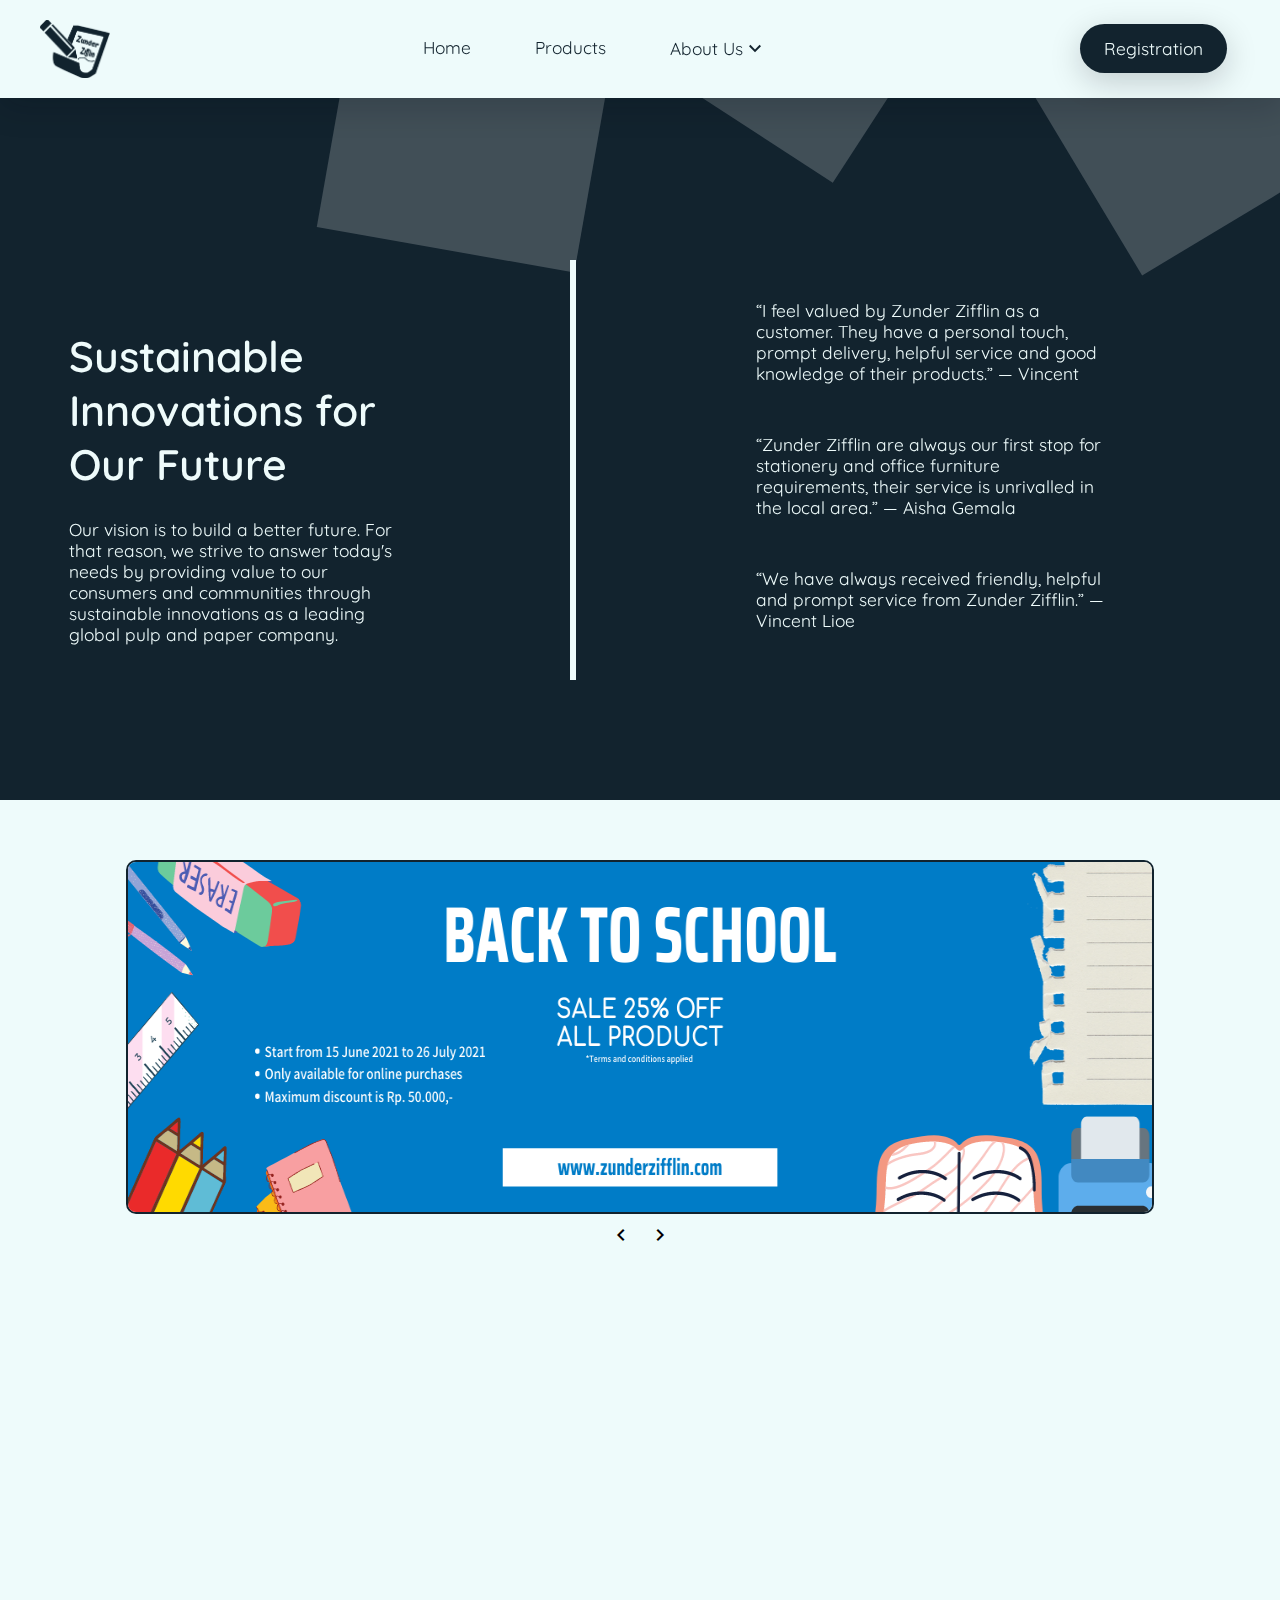
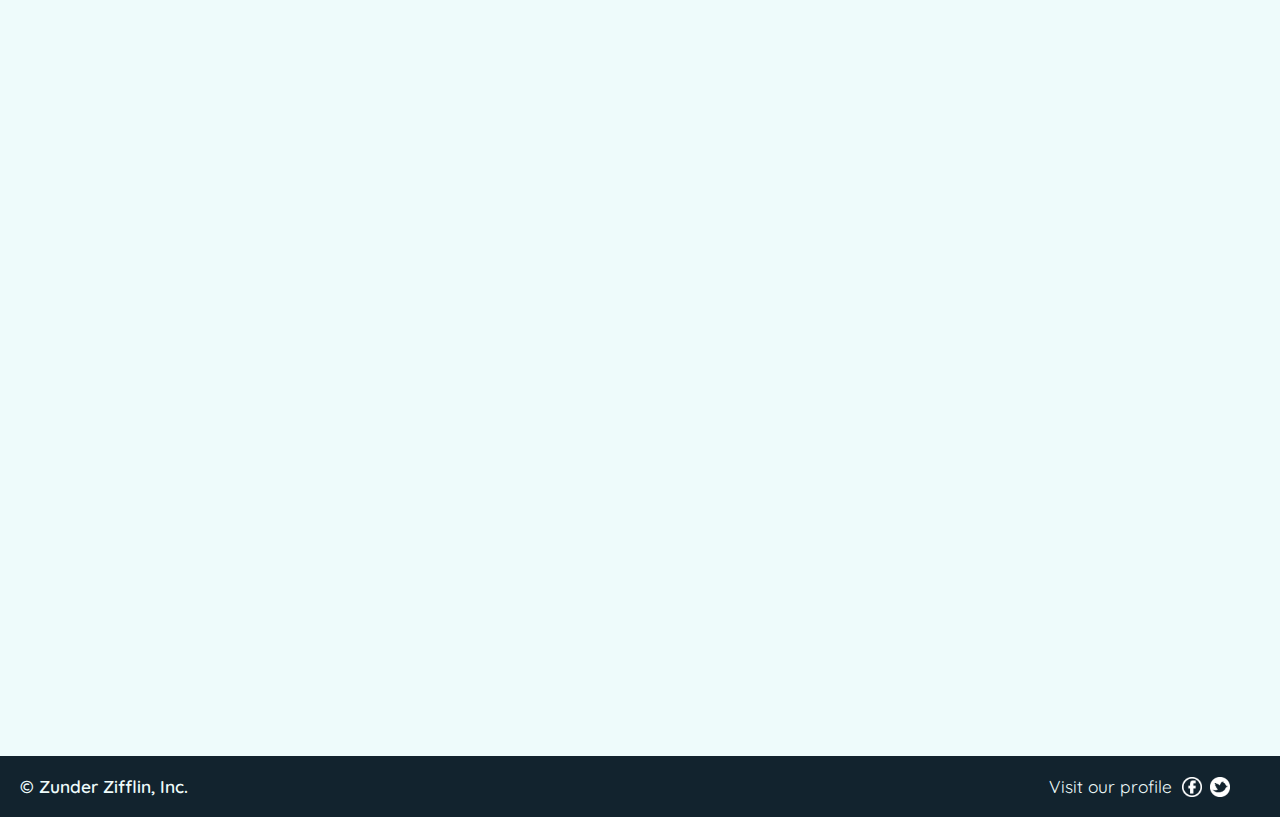
<file: index.html>
<!DOCTYPE html>
<html lang="en">

<head>
    <meta charset="UTF-8">
    <meta http-equiv="X-UA-Compatible" content="IE=edge">
    <meta name="viewport" content="width=device-width, initial-scale=1.0">
    <title>Zunder Zifflin</title>
    <link rel="icon" href="favicon.ico">
    <link rel="stylesheet" href="index.css">
    <link rel="stylesheet" href="https://fonts.googleapis.com/icon?family=Material+Icons">
    <!-- aos -->
    <link rel="stylesheet" href="https://unpkg.com/aos@2.3.1/dist/aos.css">
    <script src="https://unpkg.com/aos@2.3.1/dist/aos.js"></script>
    <!-- aos -->
    <script src="jquery-3.6.0.min.js"></script>
    <script src="index.js"></script>
</head>

<body>

    <div class="navbar">
        <div class="logo-img">
            <a href="index.html">
                <img src="logo.png" alt="logo img">
            </a>
        </div>

        <div class="navbar-container">
            <div class="nav-item"><a href="index.html">Home</a></div>
            <div class="nav-item"><a href="product.html">Products</a></div>
            <div class="nav-item dropdown"><a href="#dropdown">About Us<i
                            class="material-icons">keyboard_arrow_down</i></a>
                <div class="dropdown-menu">
                    <a href="contact.html">Contact Us</a>
                    <a href="profile.html">Company Profile</a>
                </div>
            </div>
        </div>

        <div class="regis-container">
            <div class="button-rounded regis-btn">
                Registration
            </div>
        </div>
        <!-- Responsive Navbar -->
        <div class="svg-button" onclick="toogleNavbar()">
            <svg viewBox="0 0 100 80" width="40" height="40" fill="#12232E">
                <rect width="100" height="10"></rect>
                <rect y="30" width="100" height="10"></rect>
                <rect y="60" width="100" height="10"></rect>
            </svg>
        </div>

        <div class="responsive-navbar">
            <div class="navbar-container">
                <div class="nav-item"><a href="index.html">Home</a></div>
                <div class="nav-item"><a href="product.html">Products</a></div>
                <div class="nav-item"><a href="contact.html">Contact Us</a></div>
                <div class="nav-item"><a href="profile.html">Company Profile</a></div>
                <div class="regis-container">
                    <div class="button-rounded regis-btn-responsive">
                        Registration
                    </div>
                </div>
            </div>
        </div>
        <!-- Responsive Navbar -->
    </div>

    <div class="intro">
        <div class="intro-text" data-aos="fade-right">
            <div class="left">
                <h1>Sustainable Innovations for Our Future</h1>
                <p>
                    Our vision is to build a better future. For that reason, we strive to answer today's needs by providing value to our consumers and communities through sustainable innovations as a leading global pulp and paper company.
                </p>
            </div>
            <div class="border-class"></div>
        </div>

        <div class="quotes-right" data-aos="fade-left">
            <div class="quotes-text">
                “I feel valued by Zunder Zifflin as a customer. They have a personal touch, prompt delivery, helpful service and good knowledge of their products.” — Vincent
            </div>
            <div class="quotes-text">
                “Zunder Zifflin are always our first stop for stationery and office furniture requirements, their service is unrivalled in the local area.” — Aisha Gemala
            </div>
            <div class="quotes-text">
                “We have always received friendly, helpful and prompt service from Zunder Zifflin.” — Vincent Lioe
            </div>
        </div>

    </div>


    <div class="slider-container">
        <div class="image-container">
            <img src="1.png" alt="">
            <img src="2.png" alt="">
        </div>
        <div class="buttonSlider">
            <button id="prev">
                <i class="material-icons">chevron_left</i>
            </button>
            <button id="next">
                <i class="material-icons">chevron_right</i>
            </button>
        </div>
    </div>

    <div class="content-1" data-aos="fade-up">

        <div class="content-title">
            Why Choose Us?
        </div>

        <div class="vertical-rectangle">
            <!-- Flip Box 1 -->
            <div class="flip-box" data-aos="flip-left">
                <div class="flip-box-inner">
                    <div class="flip-box-front">
                        <svg class="svg-icon" viewBox="0 0 20 20">
							<path d="M10.219,1.688c-4.471,0-8.094,3.623-8.094,8.094s3.623,8.094,8.094,8.094s8.094-3.623,8.094-8.094S14.689,1.688,10.219,1.688 M10.219,17.022c-3.994,0-7.242-3.247-7.242-7.241c0-3.994,3.248-7.242,7.242-7.242c3.994,0,7.241,3.248,7.241,7.242C17.46,13.775,14.213,17.022,10.219,17.022 M15.099,7.03c-0.167-0.167-0.438-0.167-0.604,0.002L9.062,12.48l-2.269-2.277c-0.166-0.167-0.437-0.167-0.603,0c-0.166,0.166-0.168,0.437-0.002,0.603l2.573,2.578c0.079,0.08,0.188,0.125,0.3,0.125s0.222-0.045,0.303-0.125l5.736-5.751C15.268,7.466,15.265,7.196,15.099,7.03"></path>
						</svg>
                        <p>High Quality Product</p>
                    </div>
                    <div class="flip-box-back">
                        <p style="margin-top: 130px">We always strive <br> to produce best product<br>for desired results</p>
                    </div>
                </div>
            </div>

            <!-- Flip Box 2 -->
            <div class="flip-box" data-aos="flip-right">
                <div class="flip-box-inner">
                    <div class="flip-box-front">
                        <svg class="svg-icon" viewBox="0 0 20 20">
                            <path fill="none" d="M5.229,6.531H4.362c-0.239,0-0.434,0.193-0.434,0.434c0,0.239,0.194,0.434,0.434,0.434h0.868c0.24,0,0.434-0.194,0.434-0.434C5.663,6.724,5.469,6.531,5.229,6.531 M10,6.531c-1.916,0-3.47,1.554-3.47,3.47c0,1.916,1.554,3.47,3.47,3.47c1.916,0,3.47-1.555,3.47-3.47C13.47,8.084,11.916,6.531,10,6.531 M11.4,11.447c-0.071,0.164-0.169,0.299-0.294,0.406c-0.124,0.109-0.27,0.191-0.437,0.248c-0.167,0.057-0.298,0.09-0.492,0.098v0.402h-0.35v-0.402c-0.21-0.004-0.352-0.039-0.527-0.1c-0.175-0.064-0.324-0.154-0.449-0.27c-0.124-0.115-0.221-0.258-0.288-0.428c-0.068-0.17-0.1-0.363-0.096-0.583h0.664c-0.004,0.259,0.052,0.464,0.169,0.613c0.116,0.15,0.259,0.229,0.527,0.236v-1.427c-0.159-0.043-0.268-0.095-0.425-0.156c-0.157-0.061-0.299-0.139-0.425-0.235C8.852,9.752,8.75,9.631,8.672,9.486C8.594,9.34,8.556,9.16,8.556,8.944c0-0.189,0.036-0.355,0.108-0.498c0.072-0.144,0.169-0.264,0.292-0.36c0.122-0.097,0.263-0.17,0.422-0.221c0.159-0.052,0.277-0.077,0.451-0.077V7.401h0.35v0.387c0.174,0,0.29,0.023,0.445,0.071c0.155,0.047,0.29,0.118,0.404,0.212c0.115,0.095,0.206,0.215,0.274,0.359c0.067,0.146,0.103,0.315,0.103,0.508H10.74c-0.007-0.201-0.06-0.354-0.154-0.46c-0.096-0.106-0.199-0.159-0.408-0.159v1.244c0.174,0.047,0.296,0.102,0.462,0.165c0.167,0.063,0.314,0.144,0.443,0.241c0.128,0.099,0.23,0.221,0.309,0.366c0.077,0.146,0.116,0.324,0.116,0.536C11.509,11.092,11.473,11.283,11.4,11.447 M18.675,4.795H1.326c-0.479,0-0.868,0.389-0.868,0.868v8.674c0,0.479,0.389,0.867,0.868,0.867h17.349c0.479,0,0.867-0.389,0.867-0.867V5.664C19.542,5.184,19.153,4.795,18.675,4.795M1.76,5.664c0.24,0,0.434,0.193,0.434,0.434C2.193,6.336,2,6.531,1.76,6.531S1.326,6.336,1.326,6.097C1.326,5.857,1.52,5.664,1.76,5.664 M1.76,14.338c-0.24,0-0.434-0.195-0.434-0.434c0-0.24,0.194-0.434,0.434-0.434s0.434,0.193,0.434,0.434C2.193,14.143,2,14.338,1.76,14.338 M18.241,14.338c-0.24,0-0.435-0.195-0.435-0.434c0-0.24,0.194-0.434,0.435-0.434c0.239,0,0.434,0.193,0.434,0.434C18.675,14.143,18.48,14.338,18.241,14.338 M18.675,12.682c-0.137-0.049-0.281-0.08-0.434-0.08c-0.719,0-1.302,0.584-1.302,1.303c0,0.152,0.031,0.297,0.08,0.434H2.981c0.048-0.137,0.08-0.281,0.08-0.434c0-0.719-0.583-1.303-1.301-1.303c-0.153,0-0.297,0.031-0.434,0.08V7.318c0.136,0.049,0.28,0.08,0.434,0.08c0.718,0,1.301-0.583,1.301-1.301c0-0.153-0.032-0.298-0.08-0.434H17.02c-0.049,0.136-0.08,0.28-0.08,0.434c0,0.718,0.583,1.301,1.302,1.301c0.152,0,0.297-0.031,0.434-0.08V12.682z M18.241,6.531c-0.24,0-0.435-0.194-0.435-0.434c0-0.24,0.194-0.434,0.435-0.434c0.239,0,0.434,0.193,0.434,0.434C18.675,6.336,18.48,6.531,18.241,6.531 M9.22,8.896c0,0.095,0.019,0.175,0.058,0.242c0.039,0.066,0.088,0.124,0.148,0.171c0.061,0.047,0.13,0.086,0.21,0.115c0.079,0.028,0.11,0.055,0.192,0.073V8.319c-0.21,0-0.322,0.044-0.437,0.132C9.277,8.54,9.22,8.688,9.22,8.896 M15.639,12.602h-0.868c-0.239,0-0.434,0.195-0.434,0.434c0,0.24,0.194,0.436,0.434,0.436h0.868c0.24,0,0.434-0.195,0.434-0.436C16.072,12.797,15.879,12.602,15.639,12.602 M10.621,10.5c-0.068-0.052-0.145-0.093-0.23-0.124c-0.086-0.031-0.123-0.06-0.212-0.082v1.374c0.209-0.016,0.332-0.076,0.465-0.186c0.134-0.107,0.201-0.281,0.201-0.516c0-0.11-0.02-0.202-0.062-0.277C10.743,10.615,10.688,10.551,10.621,10.5"></path>
                        </svg>
                        <p>Affordable Price</p>
                    </div>
                    <div class="flip-box-back">
                        <p style="margin-top: 130px">We always put<br>the jaw-dropping price<br>at our store</p>
                    </div>
                </div>
            </div>

            <!-- Flip Box 3 -->
            <div class="flip-box" data-aos="flip-right">
                <div class="flip-box-inner">
                    <div class="flip-box-front">
                        <svg class="svg-icon" viewBox="0 0 20 20">
							<path fill="none" d="M16.85,7.275l-3.967-0.577l-1.773-3.593c-0.208-0.423-0.639-0.69-1.11-0.69s-0.902,0.267-1.11,0.69L7.116,6.699L3.148,7.275c-0.466,0.068-0.854,0.394-1,0.842c-0.145,0.448-0.023,0.941,0.314,1.27l2.871,2.799l-0.677,3.951c-0.08,0.464,0.112,0.934,0.493,1.211c0.217,0.156,0.472,0.236,0.728,0.236c0.197,0,0.396-0.048,0.577-0.143l3.547-1.864l3.548,1.864c0.18,0.095,0.381,0.143,0.576,0.143c0.256,0,0.512-0.08,0.729-0.236c0.381-0.277,0.572-0.747,0.492-1.211l-0.678-3.951l2.871-2.799c0.338-0.329,0.459-0.821,0.314-1.27C17.705,7.669,17.316,7.343,16.85,7.275z M13.336,11.754l0.787,4.591l-4.124-2.167l-4.124,2.167l0.788-4.591L3.326,8.5l4.612-0.67l2.062-4.177l2.062,4.177l4.613,0.67L13.336,11.754z"></path>
						</svg>
                        <p>Best Stationary Award<br>2021</p>
                    </div>
                    <div class="flip-box-back">
                        <p style="margin-top: 130px">Treat yourself better<br> with our award-winning<br>product</p>
                    </div>
                </div>
            </div>
        </div>

    </div>

    <div class="content-2">
        <div class="left" data-aos="fade-right">
            <h1>Our Product</h1>
            <p>Our fiber technology and manufacturing innovation allow us to produce every exceptional product for every need, from bleached hardwood paper pulp to a full range of paper, tissue, packaging, and stationery. Click the button below to discover
                all of our products.</p>
            <div class="button-rounded see-product">
                See Our Product
            </div>
        </div>

        <div class="right" data-aos="fade-left">
            <img src="HomeProduct.jpg" alt="">
        </div>

    </div>


    <div class="footer">
        <div class="foot-copyright">
            &copy; Zunder Zifflin, Inc.
        </div>
        <div class="foot-contact">
            <div class="foot-text">
                Visit our profile
            </div>
            <div class="foot-logo">
                <div class="facebook">
                    <a href="https://www.facebook.com">
                        <img src="facebook.png" alt="">
                    </a>
                </div>
                <div class="twitter">
                    <a href="https://www.twitter.com">
                        <img src="twitter.png" alt="">
                    </a>
                </div>
            </div>
        </div>
    </div>

</body>

</html>
</file>
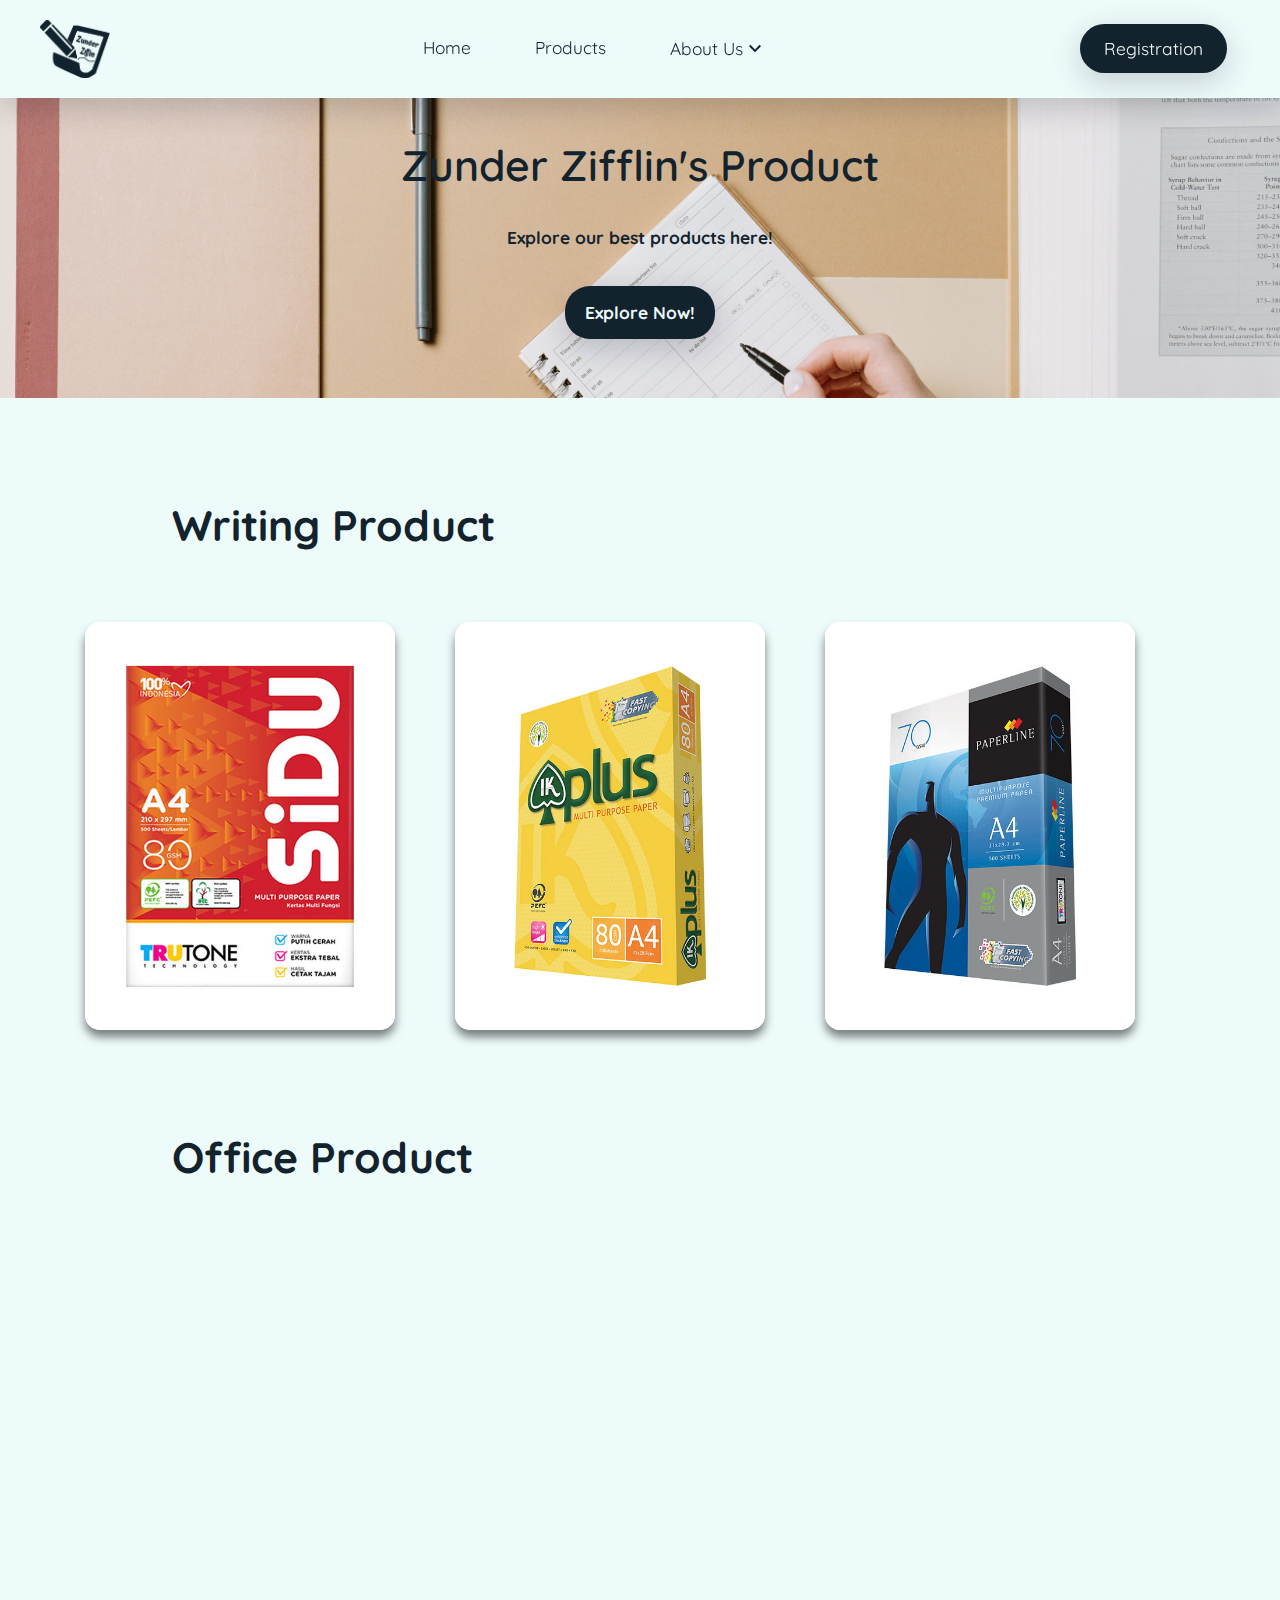
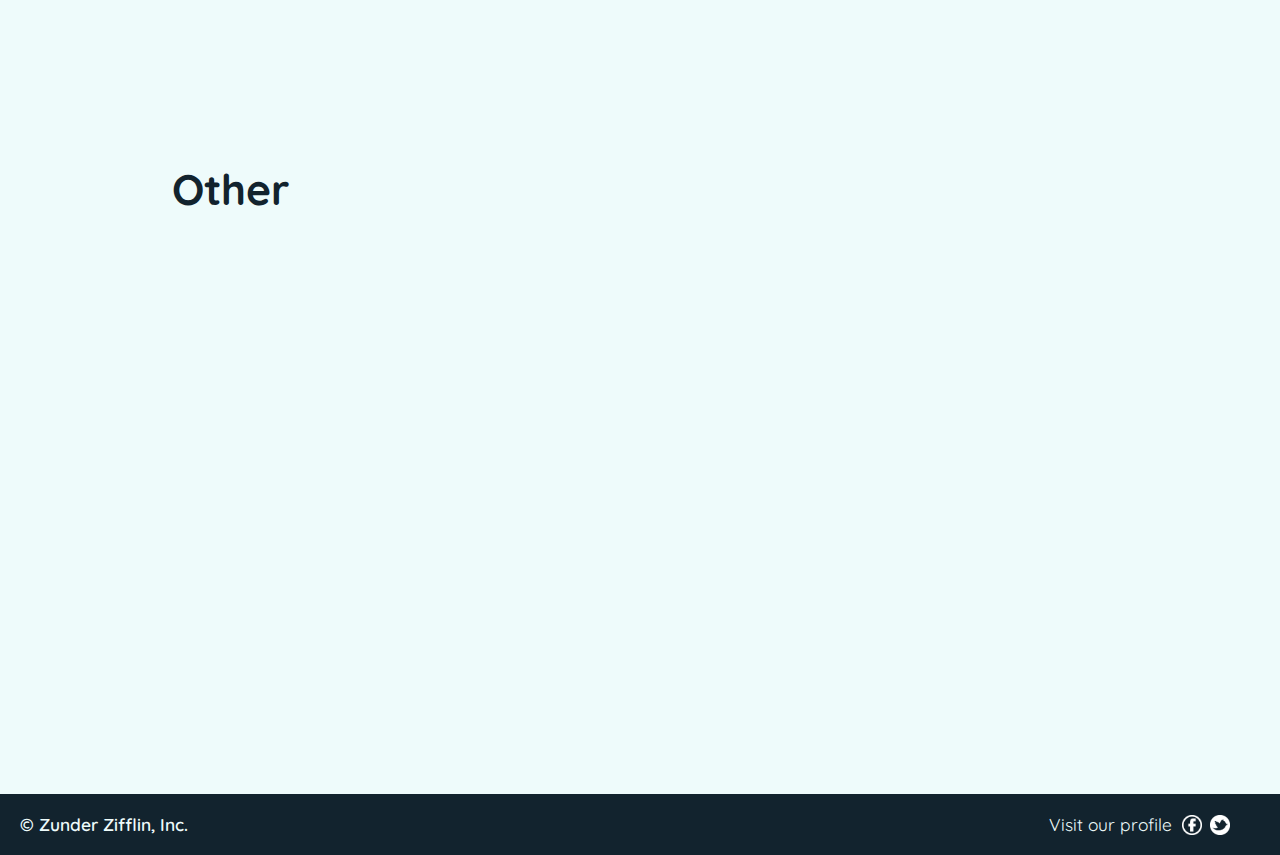
<file: product.html>
<!DOCTYPE html>
<html lang="en">

<head>
    <meta charset="UTF-8">
    <meta http-equiv="X-UA-Compatible" content="IE=edge">
    <meta name="viewport" content="width=device-width, initial-scale=1.0">
    <title>Zunder Zifflin</title>
    <link rel="icon" href="favicon.ico">
    <link rel="stylesheet" href="index.css">
    <link rel="stylesheet" href="https://fonts.googleapis.com/icon?family=Material+Icons">
    <link rel="stylesheet" href="product.css">
    <!-- aos -->
    <link rel="stylesheet" href="https://unpkg.com/aos@2.3.1/dist/aos.css">
    <script src="https://unpkg.com/aos@2.3.1/dist/aos.js"></script>
    <!-- aos -->
    <script src="jquery-3.6.0.min.js"></script>
    <script src="index.js"></script>
    <script src="product.js"></script>
</head>

<body>

    <div class="navbar">
        <div class="logo-img">
            <a href="index.html">
                <img src="logo.png" alt="logo img">
            </a>
        </div>

        <div class="navbar-container">
            <div class="nav-item"><a href="index.html">Home</a></div>
            <div class="nav-item"><a href="product.html">Products</a></div>
            <div class="nav-item dropdown"><a href="#dropdown">About Us<i
                            class="material-icons">keyboard_arrow_down</i></a>
                <div class="dropdown-menu">
                    <a href="contact.html">Contact Us</a>
                    <a href="profile.html">Company Profile</a>
                </div>
            </div>
        </div>

        <div class="regis-container">
            <div class="button-rounded regis-btn">
                Registration
            </div>
        </div>

        <!-- Responsive Navbar -->
        <div class="svg-button" onclick="toogleNavbar()">
            <svg viewBox="0 0 100 80" width="40" height="40" fill="#12232E">
                <rect width="100" height="10"></rect>
                <rect y="30" width="100" height="10"></rect>
                <rect y="60" width="100" height="10"></rect>
            </svg>
        </div>

        <div class="responsive-navbar">
            <div class="navbar-container">
                <div class="nav-item"><a href="index.html">Home</a></div>
                <div class="nav-item"><a href="product.html">Products</a></div>
                <div class="nav-item"><a href="contact.html">Contact Us</a></div>
                <div class="nav-item"><a href="profile.html">Company Profile</a></div>
                <div class="regis-container">
                    <div class="button-rounded regis-btn-responsive">
                        Registration
                    </div>
                </div>
            </div>
        </div>
        <!-- Responsive Navbar -->


    </div>

    <div class="content">
        <div class="product-banner">
            <div class="banner-container">
                <h2>Zunder Zifflin's Product</h2>
                <p>Explore our best products here!</p>
                <div class="button-rounded explore">
                    Explore Now!
                </div>
            </div>
        </div>

        <div class="product-container">
            <!-- Writing Product Row -->
            <h3 class="product-category">Writing Product</h3>
            <div class="product-row" data-aos="fade-up">
                <div class="product-item">
                    <img src="writing1.jpg" alt="">
                    <div class="product-item-desc">
                        <h3>ZunderZifflin Photocopy Paper</h3>
                        <div class="hide">
                            <p>Photocopy paper is a multipurpose paper that can supply the needs of offices and institutions. With its high quality, ZunderZifflin photocopy paper is created for high-speed copiers to produce the best printing result.</p>
                            <span>
                                <p><i class="material-icons">attach_money</i> Rp.40.000,-</p>
                                <p><i class="material-icons">grade</i> 5</p>
                            </span>
                        </div>
                    </div>
                </div>

                <div class="product-item">
                    <img src="writing2.jpg" alt="">
                    <div class="product-item-desc">
                        <h3>ZunderZifflin Plus</h3>
                        <div class="hide">
                            <p>Paper for High Quality Printing Needs with bright appearance, high opacity for double side printing, and high thickness and also smoothness for trouble free running on copy machines</p>
                            <span>
                                <p><i class="material-icons">attach_money</i> Rp.30.000,-</p>
                                <p><i class="material-icons">grade</i> 4.7</p>
                            </span>
                        </div>
                    </div>
                </div>

                <div class="product-item">
                    <img src="writing3.jpg" alt="">
                    <div class="product-item-desc">
                        <h3>ZunderZifflin Global</h3>
                        <div class="hide">
                            <p>MultiPurpose Copy Paper For All Needs with Optimized thickness & Smoothness for all printing jobs, and Trouble free performance on copy machines</p>
                            <span>
                                <p><i class="material-icons">attach_money</i> Rp.43.000,-</p>
                                <p><i class="material-icons">grade</i> 4.6</p>
                            </span>
                        </div>
                    </div>
                </div>
            </div>

            <!-- Writing Product Row -->
            <h3 class="product-category">Office Product</h3>
            <div class="product-row" data-aos="fade-up">
                <div class="product-item">
                    <img src="office1.jpg" alt="">
                    <div class="product-item-desc">
                        <h3>ZunderZifflin Stickii</h3>
                        <div class="hide">
                            <p>Stickiii Notes is a paper with adhesive so that it can be attached to media with dry surfaces around you.</p>
                            <span>
                                <p><i class="material-icons">attach_money</i> Rp.13.500,-</p>
                                <p><i class="material-icons">grade</i> 4.9</p>
                            </span>
                        </div>
                    </div>
                </div>

                <div class="product-item">
                    <img src="office2.jpg" alt="">
                    <div class="product-item-desc">
                        <h3>ZunderZifflin Writing Pad</h3>
                        <div class="hide">
                            <p>A5 Size writing pad with thick, glowing, and perfect smoothness paper</p>
                            <span>
                                <p><i class="material-icons">attach_money</i> Rp.21.000,-</p>
                                <p><i class="material-icons">grade</i> 4.1</p>
                            </span>
                        </div>
                    </div>
                </div>

                <div class="product-item">
                    <img src="office3.jpg" alt="">
                    <div class="product-item-desc">
                        <h3>ZunderZifflin Envelope</h3>
                        <div class="hide">
                            <p>Envelope for all purposes, anti-transparent paper, and also include adhesive to seal</p>
                            <span>
                                <p><i class="material-icons">attach_money</i> Rp.31.000,-</p>
                                <p><i class="material-icons">grade</i> 4.4</p>
                            </span>
                        </div>
                    </div>
                </div>
            </div>

            <!-- Other Product Row-->
            <h3 class="product-category">Other</h3>
            <div class="product-row" data-aos="fade-up">
                <div class="product-item">
                    <img src="other1.jpg" alt="">
                    <div class="product-item-desc">
                        <h3>ZunderZifflin Hachiro etc</h3>
                        <div class="hide">
                            <p>Designed paper with many kinds of color perfectly used for brochure etc.</p>
                            <span>
                                <p><i class="material-icons">attach_money</i> Rp.28.000,-</p>
                                <p><i class="material-icons">grade</i> 4.6</p>
                            </span>
                        </div>
                    </div>
                </div>

                <div class="product-item">
                    <img src="other2.jpg" alt="">
                    <div class="product-item-desc">
                        <h3>ZunderZifflin Continuous Form</h3>
                        <div class="hide">
                            <p>Affordable continuous form with high quality paper. Satisfaction guaranteed.</p>
                            <span>
                                <p><i class="material-icons">attach_money</i> Rp.63.000,-</p>
                                <p><i class="material-icons">grade</i> 3.9</p>
                            </span>
                        </div>
                    </div>
                </div>

                <div class="product-item">
                    <img src="other3.jpg" alt="">
                    <div class="product-item-desc">
                        <h3>ZunderZifflin Stationery</h3>
                        <div class="hide">
                            <p>ZunderZifflin stationary products are a complete range of office and stationery supplies created with the highest quality paper for every needs. ZunderZifflin Is the test choice for your line Of professionalism.</p>
                            <span>
                                <p><i class="material-icons">attach_money</i> Rp.40.000,-</p>
                                <p><i class="material-icons">grade</i> 5</p>
                            </span>
                        </div>
                    </div>
                </div>
            </div>

        </div>

    </div>


    <div class="footer">
        <div class="foot-copyright">
            &copy; Zunder Zifflin, Inc.
        </div>
        <div class="foot-contact">
            <div class="foot-text">
                Visit our profile
            </div>
            <div class="foot-logo">
                <div class="facebook">
                    <a href="https://www.facebook.com">
                        <img src="facebook.png" alt="">
                    </a>
                </div>
                <div class="twitter">
                    <a href="https://www.twitter.com">
                        <img src="twitter.png" alt="">
                    </a>
                </div>
            </div>
        </div>
    </div>

</body>

</html>
</file>
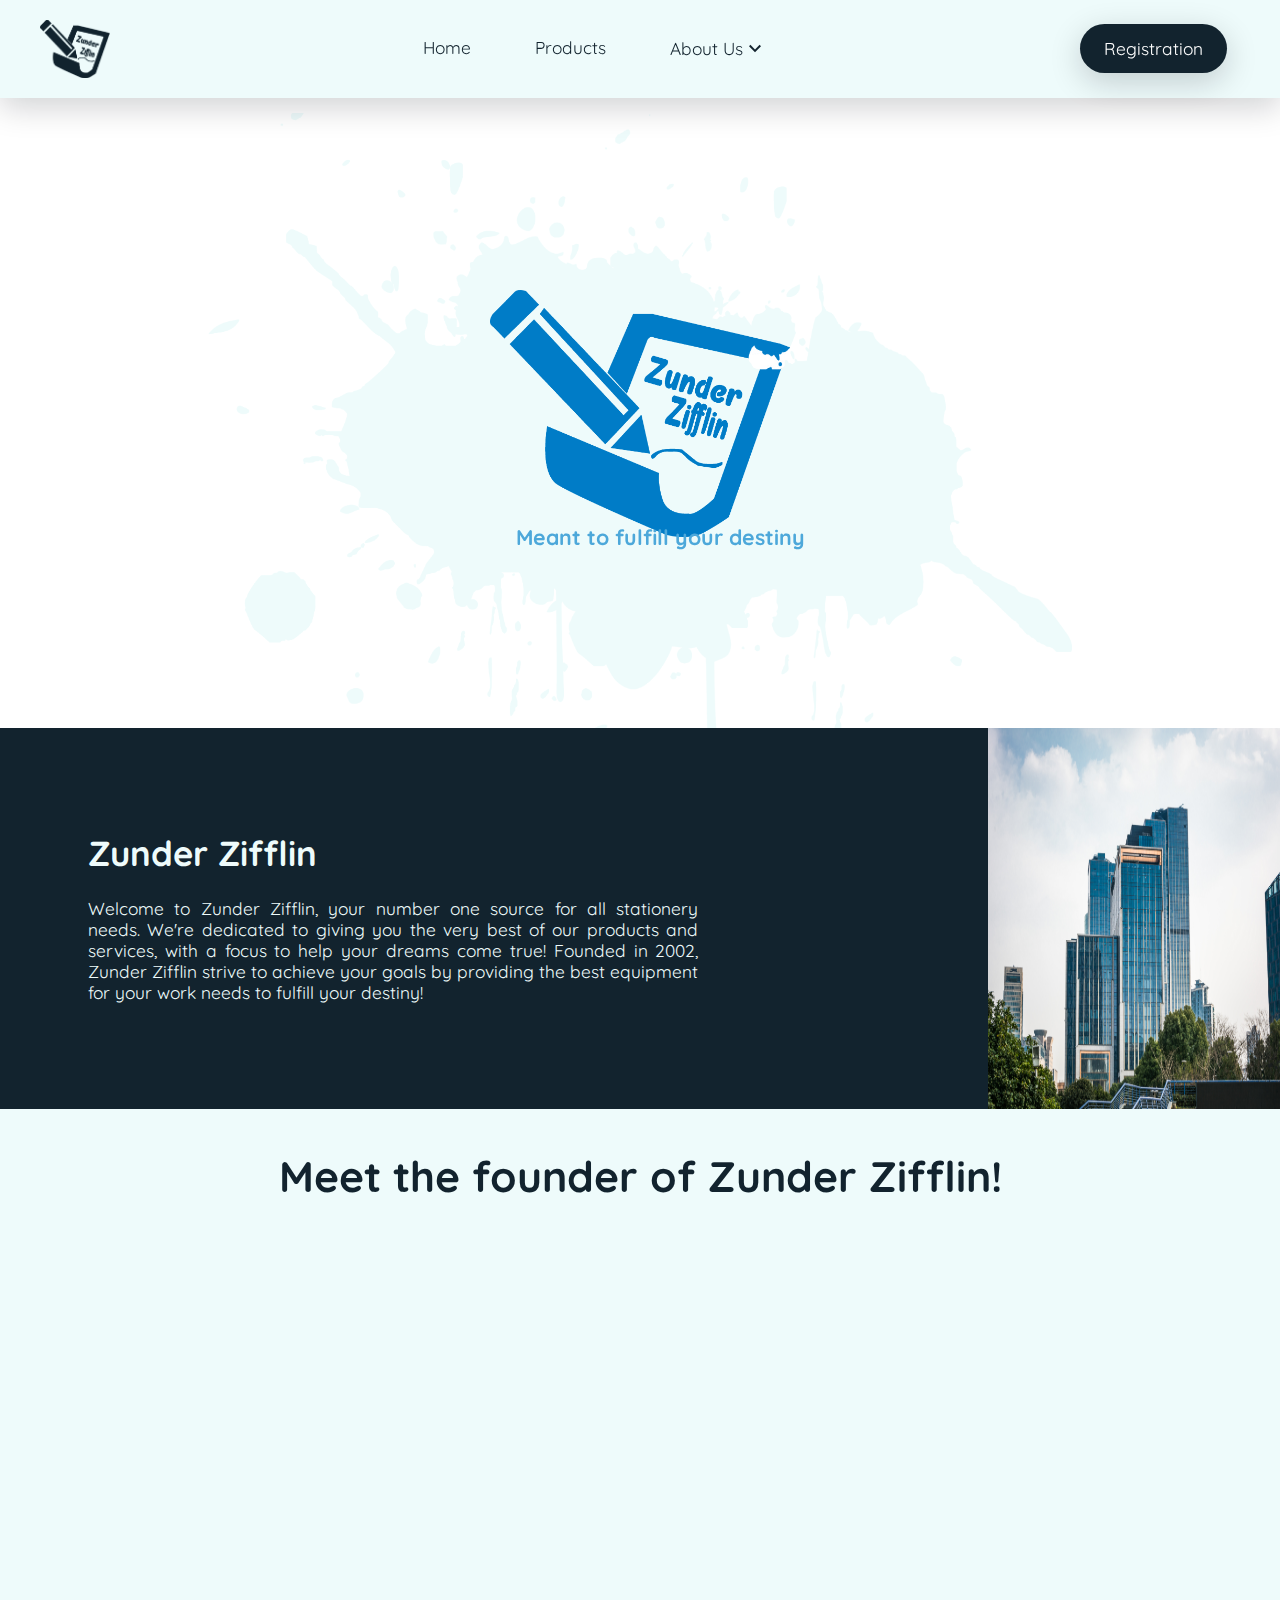
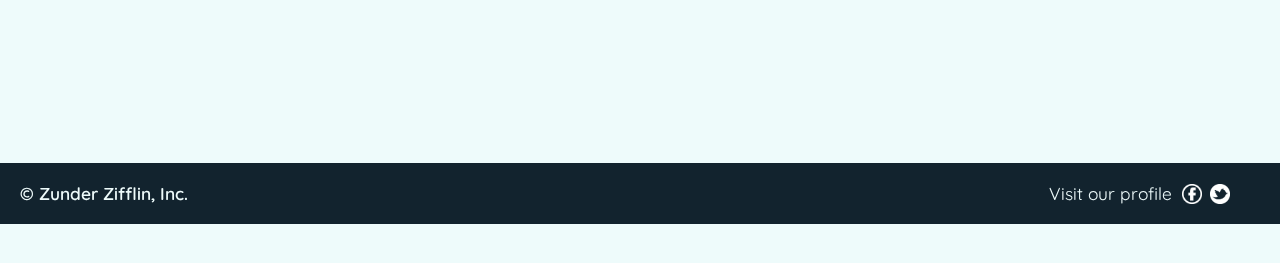
<file: profile.html>
<!DOCTYPE html>
<html lang="en">

<head>
    <meta charset="UTF-8">
    <meta http-equiv="X-UA-Compatible" content="IE=edge">
    <meta name="viewport" content="width=device-width, initial-scale=1.0">
    <title>Zunder Zifflin</title>
    <link rel="icon" href="favicon.ico">
    <link rel="stylesheet" href="profile.css">
    <link rel="stylesheet" href="https://fonts.googleapis.com/icon?family=Material+Icons">
    <!-- aos -->
    <link rel="stylesheet" href="https://unpkg.com/aos@2.3.1/dist/aos.css">
    <script src="https://unpkg.com/aos@2.3.1/dist/aos.js"></script>
    <!-- aos -->
    <script src="jquery-3.6.0.min.js"></script>
    <script src="profile.js"></script>
    <script src="index.js"></script>
</head>

<body>
    <div class="navbar">
        <div class="logo-img">
            <a href="index.html">
                <img src="logo.png" alt="logo img">
            </a>
        </div>

        <div class="navbar-container">
            <div class="nav-item"><a href="index.html">Home</a></div>
            <div class="nav-item"><a href="product.html">Products</a></div>
            <div class="nav-item dropdown"><a href="#dropdown">About Us<i
                            class="material-icons">keyboard_arrow_down</i></a>
                <div class="dropdown-menu">
                    <a href="contact.html">Contact Us</a>
                    <a href="profile.html">Company Profile</a>
                </div>
            </div>
        </div>

        <div class="regis-container">
            <div class="button-rounded regis-btn">
                Registration
            </div>
        </div>

        <!-- Responsive Navbar -->
        <div class="svg-button" onclick="toogleNavbar()">
            <svg viewBox="0 0 100 80" width="40" height="40" fill="#12232E">
                <rect width="100" height="10"></rect>
                <rect y="30" width="100" height="10"></rect>
                <rect y="60" width="100" height="10"></rect>
            </svg>
        </div>

        <div class="responsive-navbar">
            <div class="navbar-container">
                <div class="nav-item"><a href="index.html">Home</a></div>
                <div class="nav-item"><a href="product.html">Products</a></div>
                <div class="nav-item"><a href="contact.html">Contact Us</a></div>
                <div class="nav-item"><a href="profile.html">Company Profile</a></div>
                <div class="regis-container">
                    <div class="button-rounded regis-btn-responsive">
                        Registration
                    </div>
                </div>
            </div>
        </div>
        <!-- Responsive Navbar -->

    </div>


    <div class="logo-philosofy">
        <div class="tagline">
            Meant to fulfill your destiny
        </div>
    </div>


    <div class="overview">
        <div class="o-left" data-aos="fade-right">
            <h1>Zunder Zifflin</h1>
            <p>Welcome to Zunder Zifflin, your number one source for all stationery needs. We're dedicated to giving you the very best of our products and services, with a focus to help your dreams come true! Founded in 2002, Zunder Zifflin strive to achieve
                your goals by providing the best equipment for your work needs to fulfill your destiny!</p>
        </div>
        <div class="o-right" data-aos="fade-left">
            <img src="modern-business-center.jpg" alt="">
        </div>
    </div>

    <div class="founder">
        <div class="title">
            Meet the founder of Zunder Zifflin!
        </div>
        <div class="container" data-aos="fade-up">
            <div class="card">
                <span></span>
                <span></span>
                <span></span>
                <span></span>
                <div class="content">
                    <h3>Chief Executive Officer</h3>
                    <div class="founder_figure">
                        <h2>#1</h2>
                        <img src="samuel_dennis.jpg" alt="">
                    </div>
                    <p>Samuel Dennis</p>
                    <p>"Never give up!"</p>
                    <div class="founder-sosmed">
                        <a href="https://instagram.com/samueldennish">
                            <img src="instagram-white.png" class="ig" alt="">
                        </a>
                        <a href="https://www.linkedin.com/in/samuel-dennis-6351031a6">
                            <img src="linkedin-white.png" class="linkedin" alt="">
                        </a>
                    </div>
                    <!-- <a href="">Read More</a> -->
                </div>
            </div>
            <div class="card">
                <span></span>
                <span></span>
                <span></span>
                <span></span>
                <div class="content">
                    <h3>Chief Financial Officer</h3>
                    <div class="founder_figure">
                        <h2>#2</h2>
                        <img src="wendy.jpg" alt="">
                    </div>
                    <p>Wendy Susanto</p>
                    <p>"Swoosh!"</p>
                    <div class="founder-sosmed">
                        <a href="https://www.instagram.com/wendysusantoo/">
                            <img src="instagram-white.png" class="ig" alt="">
                        </a>
                        <a href="https://www.linkedin.com/in/wendy-susanto-29a5201a6/">
                            <img src="linkedin-white.png" class="linkedin" alt="">
                        </a>
                    </div>
                </div>
            </div>
            <div class="card">
                <span></span>
                <span></span>
                <span></span>
                <span></span>
                <div class="content">
                    <h3>Chief Technical Officer</h3>
                    <div class="founder_figure">
                        <h2>#3</h2>
                        <img src="fauzan.jpg" alt="">
                    </div>
                    <p>Felix Fauzan</p>
                    <p>"Dream big!"</p>
                    <div class="founder-sosmed">
                        <a href="https://www.instagram.com/felix.fauzan/">
                            <img src="instagram-white.png" class="ig" alt="">
                        </a>
                        <a href="https://www.linkedin.com">
                            <img src="linkedin-white.png" class="linkedin" alt="">
                        </a>
                    </div>
                </div>
            </div>
        </div>
    </div>


    <div class="footer">
        <div class="foot-copyright">
            &copy; Zunder Zifflin, Inc.
        </div>
        <div class="foot-contact">
            <div class="foot-text">
                Visit our profile
            </div>
            <div class="foot-logo">
                <div class="facebook">
                    <a href="https://www.facebook.com">
                        <img src="facebook.png" alt="">
                    </a>
                </div>
                <div class="twitter">
                    <a href="https://www.twitter.com">
                        <img src="twitter.png" alt="">
                    </a>
                </div>
            </div>
        </div>
    </div>

</body>

</html>
</file>
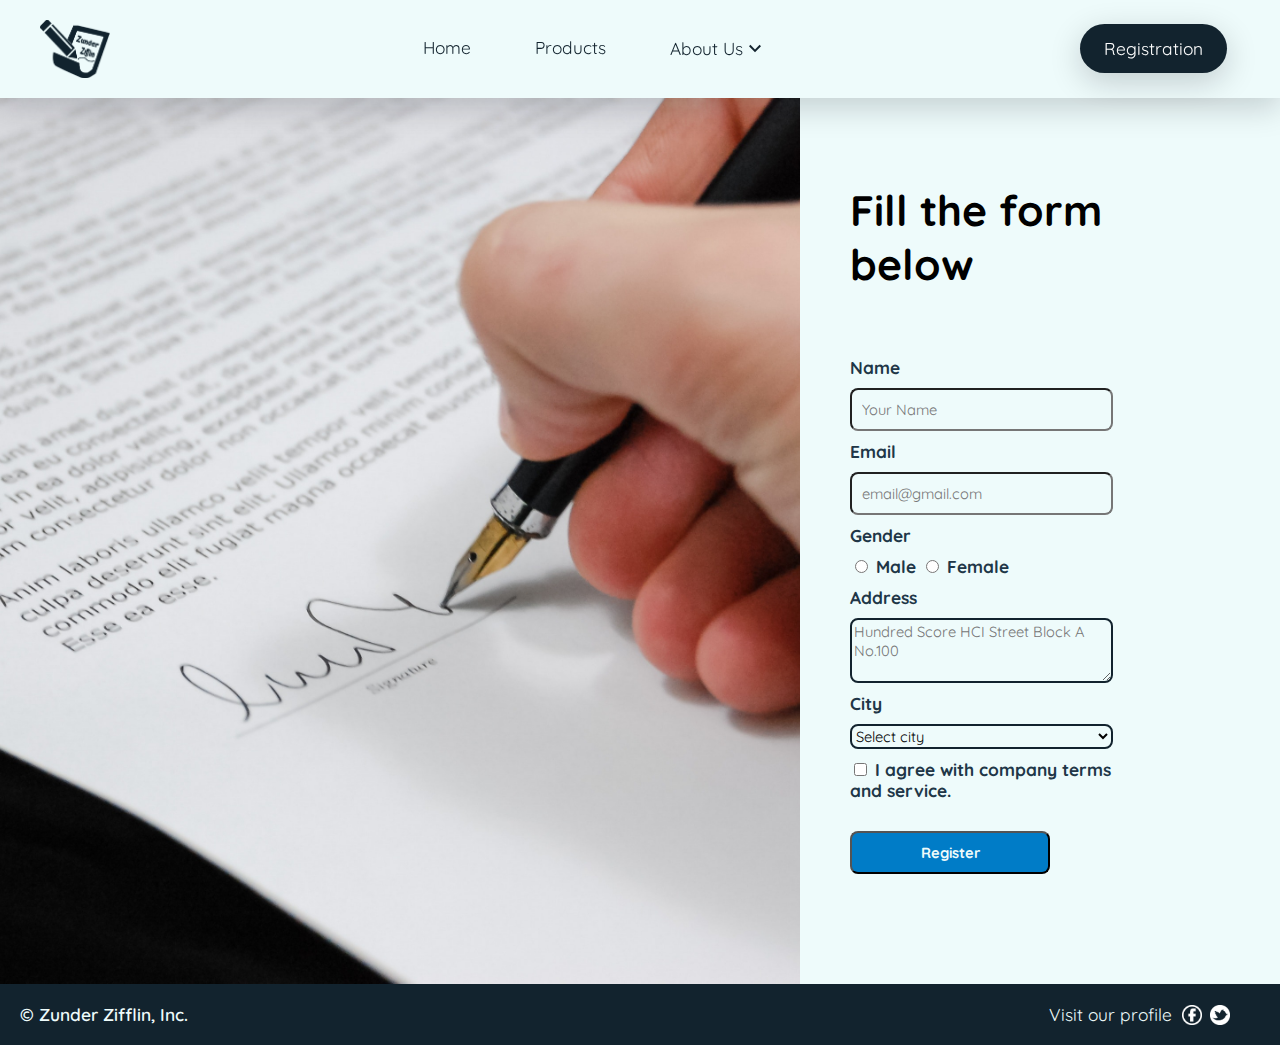
<file: registration.html>
<!DOCTYPE html>
<html lang="en">

<head>
    <meta charset="UTF-8">
    <meta http-equiv="X-UA-Compatible" content="IE=edge">
    <meta name="viewport" content="width=device-width, initial-scale=1.0">
    <title>Zunder Zifflin</title>
    <link rel="icon" href="favicon.ico">
    <link rel="stylesheet" href="registration.css">
    <link rel="stylesheet" href="https://fonts.googleapis.com/icon?family=Material+Icons">
    <!-- aos -->
    <link rel="stylesheet" href="https://unpkg.com/aos@2.3.1/dist/aos.css">
    <script src="https://unpkg.com/aos@2.3.1/dist/aos.js"></script>
    <!-- aos -->
    <script src="jquery-3.6.0.min.js"></script>
    <script src="registration.js"></script>
    <script src="index.js"></script>
</head>

<body>
    <div class="navbar">
        <div class="logo-img">
            <a href="index.html">
                <img src="logo.png" alt="logo img">
            </a>
        </div>

        <div class="navbar-container">
            <div class="nav-item"><a href="index.html">Home</a></div>
            <div class="nav-item"><a href="product.html">Products</a></div>
            <div class="nav-item dropdown"><a href="#dropdown">About Us<i
                        class="material-icons">keyboard_arrow_down</i></a>
                <div class="dropdown-menu">
                    <a href="contact.html">Contact Us</a>
                    <a href="profile.html">Company Profile</a>
                </div>
            </div>
        </div>

        <div class="regis-container">
            <div class="button-rounded regis-btn">
                Registration
            </div>
        </div>

        <!-- Responsive Navbar -->
        <div class="svg-button" onclick="toogleNavbar()">
            <svg viewBox="0 0 100 80" width="40" height="40" fill="#12232E">
                <rect width="100" height="10"></rect>
                <rect y="30" width="100" height="10"></rect>
                <rect y="60" width="100" height="10"></rect>
            </svg>
        </div>

        <div class="responsive-navbar">
            <div class="navbar-container">
                <div class="nav-item"><a href="index.html">Home</a></div>
                <div class="nav-item"><a href="product.html">Products</a></div>
                <div class="nav-item"><a href="contact.html">Contact Us</a></div>
                <div class="nav-item"><a href="profile.html">Company Profile</a></div>
                <div class="regis-container">
                    <div class="button-rounded regis-btn-responsive">
                        Registration
                    </div>
                </div>
            </div>
        </div>
        <!-- Responsive Navbar -->

    </div>

    <div class="content">
        <div class="img-left">
            <img src="regist.jpg" alt="">
        </div>
        <form action="#" id="form-regist">
            <h2>Fill the form below</h2>
            <div class="fill-form">
                <span>Name</span>
                <input type="text" placeholder="Your Name" id="name">
                <div class="errorLabel" id="errorName">

                </div>
            </div>
            <div class="fill-form">
                <span>Email</span>
                <input type="email" name="email" placeholder="email@gmail.com" id="email">
                <div class="errorLabel" id="errorEmail">

                </div>
            </div>
            <div class="fill-form">
                <span>Gender</span>
                <div class="radio-input">
                    <input type="radio" name="gender" value="Male" id="male">
                    <span>Male</span>
                    <input type="radio" name="gender" value="Female" id="female">
                    <span>Female</span>
                    <div class="errorLabel" id="errorGender">

                    </div>
                </div>
            </div>
            <div class="fill-form">
                <span>Address</span>
                <textarea name="address" cols="30" rows="3" placeholder="Hundred Score HCI Street Block A No.100" id="address"></textarea>
                <div class="errorLabel" id="errorAddress">

                </div>
            </div>
            <div class="fill-form">
                <span>City</span>
                <select name="city" id="city">
                    <option value="" selected disabled hidden>Select city</option>
                    <option value="Virginia">Virginia</option>
                    <option value="Jakarta">Jakarta</option>
                    <option value="Bandung">Bandung</option>
                    <option value="Canada">Canada</option>
                    <option value="Tangerang">Tangerang</option>
                    <option value="Alam Sutera">Alam Sutera</option>
                </select>
                <!-- <input type="text" name="city" placeholder="Jakarta" id="city"> -->
                <div class="errorLabel" id="errorCity">

                </div>
            </div>

            <div class="fill-form">
                <div class="checkbox-input">
                    <input type="checkbox" name="agreement" id="agreement">
                    <span>I agree with company terms and service.</span>
                    <div class="errorLabel" id="errorAgreement">

                    </div>
                </div>
            </div>

            <div class="fill-form">
                <input type="button" value="Register" onclick="register()" id="regist-button">
                <div class="errorLabel" id="errorButton">

                </div>
            </div>
        </form>
    </div>


    <div class="footer">
        <div class="foot-copyright">
            &copy; Zunder Zifflin, Inc.
        </div>
        <div class="foot-contact">
            <div class="foot-text">
                Visit our profile
            </div>
            <div class="foot-logo">
                <div class="facebook">
                    <a href="https://www.facebook.com">
                        <img src="facebook.png" alt="">
                    </a>
                </div>
                <div class="twitter">
                    <a href="https://www.twitter.com">
                        <img src="twitter.png" alt="">
                    </a>
                </div>
            </div>
        </div>
    </div>
</body>

</html>
</file>
<file: index.css>
@import url('https://fonts.googleapis.com/css?family=Quicksand&display=swap');
body {
    background-color: #EEFBFB;
    margin: 0;
    padding: 0;
    font-family: 'Quicksand', sans-serif;
    font-size: 13pt;
    color: #12232E;
}


/* svg background */

.intro {
    display: flex;
    background-size: cover;
    height: 800px;
    width: 100%;
    color: #EEFBFB;
    background-image: url("BG-blackSVG.svg");
    background-attachment: fixed;
}

.intro-text {
    /* text-align: justify; */
    display: flex;
}

.intro-text .left {
    padding: 300px 110px 338px 69px;
}

.border-class {
    margin: 260px 55px 120px 55px;
    border-right: 6px solid #EEFBFB;
}

.intro-text h1 {
    font-weight: 600;
    font-size: 32pt;
}

.quotes-right {
    padding: 275px 150px 300px 100px;
}

.quotes-text {
    padding: 25px;
}


/*  */

.navbar {
    display: flex;
    flex-direction: row;
    background-color: #EEFBFB;
    align-items: center;
    text-decoration: none;
    justify-content: space-between;
    position: fixed;
    transition: 0.2s;
    width: 100%;
    top: 0;
    transition: top 0.3s;
    box-shadow: 0 9px 32px 0 rgb(6 13 22 / 19%);
    z-index: 1;
}

.navbar-container {
    display: flex;
    flex-direction: row;
}

.nav-item a {
    text-decoration: none;
    transition: 0.3s;
}

.navbar a {
    align-items: center;
    display: flex;
    text-decoration: none;
    color: #12232E;
}

.nav-item:hover {
    background-color: #4DA8DA;
    transition: 0.3s;
}

.nav-item:hover a {
    color: #EEFBFB;
    font-weight: 800;
    transition: 0.3s;
}

.nav-item:hover .dropdown-menu a {
    font-weight: normal;
    transition: 0.3s;
}

.nav-item {
    padding: 14px 32px;
    transition: 0.3s;
}

.logo-img {
    padding: 20px 0px 20px 20px;
    margin: 0px 0px 00px 20px;
}

.logo-img img {
    width: 70px;
    height: auto;
}

.dropdown {
    position: relative;
    transition: 0.3s;
}

.dropdown-menu {
    display: none;
    position: absolute;
    width: 200px;
    padding: 0 0;
    transition: 0.3s;
}

.nav-item:hover .dropdown-menu a {
    color: #12232E;
    transition: 0.3s;
}

.nav-item:hover .dropdown-menu a:hover {
    color: #EEFBFB;
    font-weight: 800;
    transition: 0.3s;
    background-color: #4DA8DA;
}

.dropdown:hover .dropdown-menu {
    display: block;
    top: 52px;
    left: 0px;
    transition: 0.3s;
    background-color: #EEFBFB;
}

.dropdown:hover .dropdown-menu a {
    padding: 14px 16px;
    display: block;
    transition: 0.3s;
}

.button-rounded {
    border-radius: 25px;
}

.regis-container {
    width: 100px;
    text-align: center;
    margin-right: 100px;
}

.regis-btn {
    background-color: #12232E;
    width: calc(100% + 15px);
    color: #EEFBFB;
    padding: 14px 16px;
    transition: 0.3s;
    box-shadow: 0 9px 32px 0 rgb(6 13 22 / 19%);
}

.regis-btn:hover {
    transform: scale(1.1);
    transition: 0.3s;
    cursor: pointer;
}

.image-container {
    position: relative;
    margin-top: 60px;
    text-align: center;
    z-index: -1;
}

.slider-container img {
    border: 2px solid #12232E;
    width: 80%;
    height: 350px;
    border-radius: 10px;
    position: relative;
}


/* button on slider */

.buttonSlider {
    text-align: center;
}

.buttonSlider #prev,
.buttonSlider #next {
    border-radius: 50%;
    border: none;
    cursor: pointer;
    background-color: transparent;
    align-items: center;
    padding: 5px 5px 0px 5px;
}

#prev:hover {
    background-color: #12232E;
    color: #EEFBFB;
    transform: scale(1.02);
    transition: 0.3s ease-in-out;
}

#next:hover {
    background-color: #12232E;
    color: #EEFBFB;
    transform: scale(1.02);
    transition: 0.3s ease-in-out;
}


/* */


/* SVG Icon Basic CSS */

.svg-icon {
    width: 1em;
    height: 1em;
    transform: scale(10);
    margin-top: 100px;
}

.svg-icon path,
.svg-icon polygon,
.svg-icon rect {
    fill: #12232E;
}

.svg-icon circle {
    stroke: #12232E;
    stroke-width: 1;
}


/* SVG Icon Basic CSS End Here */


/* Flip Box Content 1 */

.flip-box {
    background-color: transparent;
    width: 300px;
    height: 320px;
    perspective: 1000px;
}

.flip-box-inner {
    position: relative;
    width: 100%;
    height: 100%;
    text-align: center;
    transition: transform 0.3s;
    transform-style: preserve-3d;
}

.flip-box:hover .flip-box-inner {
    transform: rotateY(180deg);
}

.flip-box-front,
.flip-box-back {
    position: absolute;
    width: 100%;
    height: 100%;
    -webkit-backface-visibility: hidden;
    backface-visibility: hidden;
    border-radius: 50px;
    box-shadow: rgba(0, 0, 0, 0.35) 0px 5px 15px;
}

.flip-box-front {
    background-color: #EEFBFB;
}

.flip-box-back {
    background-color: #EEFBFB;
    color: #12232E;
    transform: rotateY(180deg);
}

.flip-box-back p {
    margin-top: 130px;
}


/* Flip Box Content 1 End Here */


/* Styling Content 1 Boxes */

.content-1 {
    margin-top: 60px;
    text-align: center;
    color: #EEFBFB;
    height: auto;
    overflow: hidden;
}

.content-title {
    padding: 60px;
    font-size: 32pt;
    font-weight: 600;
    background-color: #12232E;
}

.vertical-rectangle {
    display: flex;
    justify-content: space-evenly;
    padding: 24px 12px 100px 12px;
    background-color: #12232E;
}

.vertical-rectangle p {
    margin-top: 110px;
    font-weight: 700;
    color: #12232E;
}


/* Styling Content 1 Boxes End Here */


/* Content 2 Styling */

.content-2 {
    display: flex;
    justify-content: space-between;
    overflow: hidden;
}

.content-2 .left {
    padding: 80px 290px 88px 88px;
    text-align: justify;
}

.content-2 .right {
    margin-bottom: -4px;
    width: 100%;
}

.content-2 img {
    height: auto;
    width: 100%;
}


/* 
.regis-btn {
    background-color: #12232E;
    width: calc(100% + 15px);
    color: white;
    padding: 14px 16px;
    transition: 0.3s;
    box-shadow: 0 9px 32px 0 rgb(6 13 22 / 19%);
}

.regis-btn:hover {
    transform: scale(1.1);
    transition: 0.3s;
    cursor: pointer;
} */

.left .see-product {
    margin-top: 32px;
    text-align: center;
    background-color: #12232E;
    width: 180px;
    color: #EEFBFB;
    padding: 16px 0px;
    transition: 0.3s;
    box-shadow: 0 9px 32px 0 rgb(6 13 22 / 19%);
    cursor: pointer;
    transition: 0.3s;
}

.see-product:hover {
    background: linear-gradient(to left, #007CC7 50%, #12232E 50%);
    background-size: 200% 100%;
    background-position: right bottom;
    transition: all 0.5s ease;
}


/* footer */

.footer {
    background-color: #12232E;
    display: flex;
    color: #EEFBFB;
    justify-content: space-between;
}

.foot-copyright {
    font-weight: 600;
    padding: 20px 20px 20px 20px;
}

.foot-logo img {
    width: 20px;
}

.foot-contact {
    display: flex;
}

.foot-text {
    display: flex;
    align-items: center;
    padding-right: 10px;
}

.foot-logo {
    padding-top: 5px;
    display: flex;
    align-items: center;
    margin-right: 50px;
}

.twitter {
    transition: 0.3s;
}

.facebook {
    margin-right: 8px;
    transition: 0.3s;
}

.facebook:hover {
    transform: scale(1.2);
    transition: 0.3s;
}

.twitter:hover {
    transform: scale(1.2);
    transition: 0.3s;
}


/* responsive */

.responsive-navbar {
    display: none;
}

.svg-button {
    display: none;
    cursor: pointer;
    transition: 0.5s;
}

.svg-button:hover {
    transform: scale(1.15);
    transition: 0.5s;
}

@media only screen and (max-width:800px) {
    .content-2 {
        flex-direction: column;
        text-align: center;
    }
    .vertical-rectangle {
        flex-direction: column;
        justify-content: center;
        align-items: center;
        margin-bottom: 30px;
    }
    .intro-text .left {
        padding: 223px 110px 338px 69px;
    }
    .border-class {
        margin: 260px 0px 120px 0px;
    }
    .quotes-right {
        padding: 228px 0px 300px 38px;
    }
    .flip-box {
        margin-bottom: 40px;
    }
    /* Responsive Navbar Start Here */
    .svg-button {
        display: block;
        margin-right: 40px;
    }
    .navbar-container,
    .regis-btn {
        display: none;
    }
    .responsive-navbar {
        position: absolute;
        display: none;
        flex-direction: column;
        top: 97px;
        right: -260px;
    }
    .responsive-navbar .navbar-container {
        display: flex;
        flex-direction: column;
        background-color: #EEFBFB;
        border-radius: 0px 0px 0px 50px;
    }
    .responsive-navbar .nav-item a {
        text-decoration: none;
        transition: 0.3s;
    }
    .responsive-navbar .navbar a {
        align-items: center;
        display: flex;
        text-decoration: none;
        color: #12232E;
    }
    .responsive-navbar .nav-item:hover {
        background-color: #4DA8DA;
        transition: 0.3s;
    }
    .responsive-navbar .nav-item:hover a {
        color: #EEFBFB;
        font-weight: 800;
        transition: 0.3s;
    }
    .responsive-navbar .nav-item {
        padding: 14px 32px;
        transition: 0.3s;
    }
    .responsive-navbar .button-rounded {
        border-radius: 25px;
    }
    .responsive-navbar .regis-container {
        width: 100px;
        text-align: center;
        margin-top: 340px;
        padding-left: 60px;
        padding-bottom: 60px;
    }
    .responsive-navbar .regis-btn-responsive {
        background-color: #12232E;
        width: calc(100% + 15px);
        color: #EEFBFB;
        padding: 14px 16px;
        transition: 0.3s;
        box-shadow: 0 9px 32px 0 rgb(6 13 22 / 19%);
    }
    .responsive-navbar .regis-btn-responsive:hover {
        transform: scale(1.1);
        transition: 0.3s;
        cursor: pointer;
    }
    /* Responsive Navbar End here */
}
</file>
<file: product.css>
@import url('https://fonts.googleapis.com/css?family=Quicksand&display=swap');
body {
    background-color: #EEFBFB;
    margin: 0;
    padding: 0;
    font-family: 'Quicksand', sans-serif;
    font-size: 13pt;
    color: #12232E;
}


/* svg background */

.intro {
    display: flex;
    background-size: cover;
    height: 800px;
    width: 100%;
    color: #EEFBFB;
    background-image: url("BG-blackSVG.svg");
    background-attachment: fixed;
}

.intro-text {
    /* text-align: justify; */
    display: flex;
}

.intro-text .left {
    padding: 300px 110px 338px 69px;
}

.border-class {
    margin: 260px 55px 120px 55px;
    border-right: 6px solid #EEFBFB;
}

.intro-text h1 {
    font-weight: 600;
    font-size: 32pt;
}

.quotes-right {
    padding: 275px 150px 300px 100px;
}

.quotes-text {
    padding: 25px;
}


/*  */

.navbar {
    display: flex;
    background-color: #EEFBFB;
    align-items: center;
    text-decoration: none;
    justify-content: space-between;
    position: fixed;
    transition: 0.2s;
    width: 100%;
    top: 0;
    transition: top 0.3s;
    box-shadow: 0 9px 32px 0 rgb(6 13 22 / 19%);
    z-index: 1;
}

.navbar-container {
    display: flex;
}

.nav-item a {
    text-decoration: none;
    transition: 0.3s;
}

.navbar a {
    align-items: center;
    display: flex;
    text-decoration: none;
    color: #12232E;
}

.nav-item:hover {
    background-color: #4DA8DA;
    transition: 0.3s;
}

.nav-item:hover a {
    color: #EEFBFB;
    font-weight: 800;
    transition: 0.3s;
}

.nav-item:hover .dropdown-menu a {
    font-weight: normal;
    transition: 0.3s;
}

.nav-item {
    padding: 14px 32px;
    transition: 0.3s;
}

.logo-img {
    padding: 20px 0px 20px 20px;
    margin: 0px 0px 00px 20px;
}

.logo-img img {
    width: 70px;
    height: auto;
}

.dropdown {
    position: relative;
    transition: 0.3s;
}

.dropdown-menu {
    display: none;
    position: absolute;
    width: 200px;
    padding: 0 0;
    transition: 0.3s;
}

.nav-item:hover .dropdown-menu a {
    color: #12232E;
    transition: 0.3s;
}

.nav-item:hover .dropdown-menu a:hover {
    color: #EEFBFB;
    font-weight: 800;
    transition: 0.3s;
    background-color: #4DA8DA;
}

.dropdown:hover .dropdown-menu {
    display: block;
    top: 52px;
    left: 0px;
    transition: 0.3s;
    background-color: #EEFBFB;
}

.dropdown:hover .dropdown-menu a {
    padding: 14px 16px;
    display: block;
    transition: 0.3s;
}

.button-rounded {
    border-radius: 25px;
}

.regis-container {
    width: 100px;
    text-align: center;
    margin-right: 100px;
}

.regis-btn {
    background-color: #12232E;
    width: calc(100% + 15px);
    color: #EEFBFB;
    padding: 14px 16px;
    transition: 0.3s;
    box-shadow: 0 9px 32px 0 rgb(6 13 22 / 19%);
}

.regis-btn:hover {
    transform: scale(1.1);
    transition: 0.3s;
    cursor: pointer;
}


/* content */

.content {
    margin-top: 98px;
}

.product-banner {
    height: 300px;
    color: #12232E;
    text-align: center;
    font-weight: bolder;
}

.product-banner h2 {
    padding-top: 40px;
    font-size: 32pt;
    font-weight: 600;
}

.product-banner p {
    padding-bottom: 20px;
}

.banner-container {
    background-image: url(pexels-cottonbro-5124881.jpg);
    height: 100%;
    width: 100%;
    background-size: cover;
    background-position: center;
    background-attachment: fixed;
}

.explore {
    background-color: #12232E;
    color: #EEFBFB;
    padding: 16px 0px;
    transition: 0.3s;
    box-shadow: 0 9px 32px 0 rgb(6 13 22 / 19%);
    cursor: pointer;
    transition: 0.3s;
    width: 150px;
    margin: auto;
}

.explore:hover {
    background: linear-gradient(to left, #007CC7 50%, #12232E 50%);
    background-size: 200% 100%;
    background-position: right bottom;
    transition: all 0.5s ease;
}


/* product container */

.product-container .material-icons {
    display: inline-flex;
    vertical-align: top;
    font-size: 21pt;
}

.product-container {
    margin: 100px 85px 100px 85px;
}

.product-category {
    margin-top: 100px;
    margin-bottom: 70px;
    font-size: 32pt;
    padding-left: 87px;
}

.product-row {
    display: flex;
    flex: 0 0 50%;
    justify-content: center;
}

.product-item {
    color: #EEFBFB;
    /* box-shadow: 0 8px 32px 0 rgba( 31, 38, 135, 0.37); */
    /* border: 1px solid rgba( 255, 255, 255, 0.18); */
    border-radius: 0px 100px 0px 0px;
    padding: 60px 70px;
    margin-right: 60px;
    text-align: center;
    cursor: pointer;
}

.product-item h3 {
    font-size: 16pt;
    margin-bottom: 0;
}

.product-item span {
    margin-top: 30px;
    text-align: left;
    font-weight: 600;
    font-size: 16pt;
}


/* internet */

.product-item {
    width: 280px;
    height: 360px;
    border-radius: 15px;
    padding: 1.5rem;
    background: white;
    position: relative;
    display: flex;
    align-items: center;
    transition: 0.4s ease-out;
    box-shadow: 0px 7px 10px rgba(0, 0, 0, 0.5);
}

.product-item:hover {
    transform: translateY(20px);
}

.product-item:hover:before {
    opacity: 1;
}

.product-item:hover .product-item-desc {
    opacity: 1;
    transform: translateY(0px);
}

.product-item:before {
    content: "";
    position: absolute;
    top: 0;
    left: 0;
    display: block;
    width: 100%;
    height: 100%;
    border-radius: 15px;
    background: rgba(0, 0, 0, 0.6);
    z-index: 2;
    transition: 0.5s;
    opacity: 0;
}

.product-item img {
    width: 100%;
    height: 100%;
    -o-object-fit: cover;
    object-fit: cover;
    position: absolute;
    top: 0;
    left: 0;
    border-radius: 15px;
}

.product-item .product-item-desc {
    position: relative;
    z-index: 3;
    color: white;
    opacity: 0;
    transform: translateY(30px);
    transition: 0.5s;
}


/*  */


/* footer */

.footer {
    background-color: #12232E;
    display: flex;
    color: #EEFBFB;
    justify-content: space-between;
}

.foot-copyright {
    font-weight: 600;
    padding: 20px 20px 20px 20px;
}

.foot-logo img {
    width: 20px;
}

.foot-contact {
    display: flex;
}

.foot-text {
    display: flex;
    align-items: center;
    padding-right: 10px;
}

.foot-logo {
    padding-top: 5px;
    display: flex;
    align-items: center;
    margin-right: 50px;
}

.twitter {
    transition: 0.3s;
}

.facebook {
    margin-right: 8px;
    transition: 0.3s;
}

.facebook:hover {
    transform: scale(1.2);
    transition: 0.3s;
}

.twitter:hover {
    transform: scale(1.2);
    transition: 0.3s;
}


/* responsive */

.svg-button {
    display: none;
    cursor: pointer;
    transition: 0.5s;
}

.svg-button:hover {
    transform: scale(1.15);
    transition: 0.5s;
}

.responsive-navbar {
    display: none;
}

@media only screen and (max-width:800px) {
    .product-row {
        flex-direction: column;
        justify-content: center;
    }
    .product-item {
        margin: 0 auto;
        margin-bottom: 60px;
    }
    .product-category {
        padding-left: 135px;
    }
    /* Responsive Navbar Start Here */
    .svg-button {
        display: block;
        margin-right: 40px;
    }
    .navbar-container,
    .regis-btn {
        display: none;
    }
    .responsive-navbar {
        position: absolute;
        display: none;
        flex-direction: column;
        top: 97px;
        right: -260px;
    }
    .responsive-navbar .navbar-container {
        display: flex;
        flex-direction: column;
        background-color: #EEFBFB;
        border-radius: 0px 0px 0px 50px;
    }
    .responsive-navbar .nav-item a {
        text-decoration: none;
        transition: 0.3s;
    }
    .responsive-navbar .navbar a {
        align-items: center;
        display: flex;
        text-decoration: none;
        color: #12232E;
    }
    .responsive-navbar .nav-item:hover {
        background-color: #4DA8DA;
        transition: 0.3s;
    }
    .responsive-navbar .nav-item:hover a {
        color: #EEFBFB;
        font-weight: 800;
        transition: 0.3s;
    }
    .responsive-navbar .nav-item {
        padding: 14px 32px;
        transition: 0.3s;
    }
    .responsive-navbar .button-rounded {
        border-radius: 25px;
    }
    .responsive-navbar .regis-container {
        width: 100px;
        text-align: center;
        margin-top: 340px;
        padding-left: 60px;
        padding-bottom: 60px;
    }
    .responsive-navbar .regis-btn-responsive {
        background-color: #12232E;
        width: calc(100% + 15px);
        color: #EEFBFB;
        padding: 14px 16px;
        transition: 0.3s;
        box-shadow: 0 9px 32px 0 rgb(6 13 22 / 19%);
    }
    .responsive-navbar .regis-btn-responsive:hover {
        transform: scale(1.1);
        transition: 0.3s;
        cursor: pointer;
    }
    /* Responsive Navbar End here */
}
</file>
<file: profile.css>
@import url('https://fonts.googleapis.com/css?family=Quicksand&display=swap');
body {
    background-color: #EEFBFB;
    margin: 0;
    padding: 0;
    font-family: 'Quicksand', sans-serif;
    font-size: 13pt;
}

.navbar {
    display: flex;
    background-color: #EEFBFB;
    align-items: center;
    text-decoration: none;
    justify-content: space-between;
    position: fixed;
    transition: 0.2s;
    width: 100%;
    top: 0;
    transition: top 0.3s;
    box-shadow: 0 9px 32px 0 rgb(6 13 22 / 19%);
    z-index: 1;
}

.navbar-container {
    display: flex;
}

.nav-item a {
    text-decoration: none;
    transition: 0.3s;
}

.navbar a {
    align-items: center;
    display: flex;
    text-decoration: none;
    color: #12232E;
}

.nav-item:hover {
    background-color: #4DA8DA;
    transition: 0.3s;
}

.nav-item:hover a {
    color: white;
    font-weight: 800;
    transition: 0.3s;
}

.nav-item:hover .dropdown-menu a {
    font-weight: normal;
    transition: 0.3s;
}

.nav-item {
    padding: 14px 32px;
    transition: 0.3s;
}

.logo-img {
    padding: 20px 0px 20px 20px;
    margin: 0px 0px 00px 20px;
}

.logo-img img {
    width: 70px;
    height: auto;
}

.dropdown {
    position: relative;
    transition: 0.3s;
}

.dropdown-menu {
    display: none;
    position: absolute;
    width: 200px;
    padding: 0 0;
    transition: 0.3s;
}

.nav-item:hover .dropdown-menu a {
    color: #12232E;
    transition: 0.3s;
}

.nav-item:hover .dropdown-menu a:hover {
    color: white;
    font-weight: 800;
    transition: 0.3s;
    background-color: #4DA8DA;
}

.dropdown:hover .dropdown-menu {
    display: block;
    top: 52px;
    left: 0px;
    transition: 0.3s;
    background-color: #EEFBFB;
}

.dropdown:hover .dropdown-menu a {
    padding: 14px 16px;
    display: block;
    transition: 0.3s;
}

.button-rounded {
    border-radius: 25px;
}

.regis-container {
    width: 100px;
    text-align: center;
    margin-right: 100px;
}

.regis-btn {
    background-color: #12232E;
    width: calc(100% + 15px);
    color: white;
    padding: 14px 16px;
    transition: 0.3s;
    box-shadow: 0 9px 32px 0 rgb(6 13 22 / 19%);
}

.regis-btn:hover {
    transform: scale(1.1);
    transition: 0.3s;
    cursor: pointer;
}


/* header end */

.company-overview {
    margin-top: 98px;
}

.logo-philosofy {
    margin-top: 98px;
    /* position: relative; */
    width: 100%;
    min-height: 70vh;
    height: auto;
    background: url('logo2.png');
    background-size: 300px;
    background-position: center;
    background-repeat: no-repeat;
    transition: 0.8s;
}

.tagline {
    display: flex;
    justify-content: center;
    align-items: center;
    padding: 426px 0px 135px 40px;
    color: #4DA8DA;
    font-weight: 700;
    font-size: 16pt;
}

.logo-philosofy:before {
    content: '';
    position: absolute;
    top: 0;
    left: 0;
    width: 100%;
    height: 100%;
    background: url('splash.jpg');
    background-size: 100%;
    background-position: center;
    mix-blend-mode: screen;
    background-repeat: no-repeat;
}

.logo-philosofy:hover {
    margin-top: 98px;
    /* position: relative; */
    width: 100%;
    min-height: 70vh;
    background: url('logo5.png');
    background-size: 300px;
    background-position: center;
    background-repeat: no-repeat;
    transform: scale(1.05);
    transition: 1.5s;
}

.overview {
    display: flex;
    justify-content: space-between;
    overflow: hidden;
}

.o-left {
    padding: 80px 290px 88px 88px;
    text-align: justify;
    color: #EEFBFB;
    background-color: #12232E;
}

.o-right {
    /* margin-bottom: ; */
    width: 100%;
}

.o-right img {
    height: 100%;
    width: 100%;
}

.title {
    display: flex;
    justify-content: center;
    font-weight: 900;
    font-size: 32pt;
    padding: 40px;
    color: #12232E;
}


/* founder */

.container {
    display: flex;
    justify-content: center;
    align-items: center;
    flex-wrap: wrap;
    padding-bottom: 60px;
}

.container .card {
    position: relative;
    width: 300px;
    height: 400px;
    background: #203647;
    display: flex;
    justify-content: center;
    align-items: center;
    margin: 30px;
    box-shadow: 0 20px 50px rgba(0, 0, 0, 0.2);
    overflow: hidden;
}

.container:hover .card {
    opacity: 1;
    transition: 0.5s;
}

.container .card:hover {
    opacity: 1;
    transform: scale(1.1, 1.1);
    transition: transform 0.5s;
}


/* .container .card:before{
    content: '';
    position:absolute;
    top: 2px;
    left: 2px;
    bottom: 2px;
    width: 50%;
    background: rgba(255, 255, 255, 0.1);
} */

.container .card .content {
    padding: 30px;
    text-align: center;
}

.founder_figure img {
    width: 100px;
    border-radius: 5px;
}

.founder_figure h2 {
    color: #EEFBFB;
}

.container .card .content h2 {
    position: absolute;
    right: 30px;
    font-size: 2em;
    font-weight: 800;
    color: #EEFBFB;
    z-index: 1;
    opacity: 0.5;
    transition: 0.5s;
}

.container .card:hover .content h2 {
    opacity: 1;
    transform: translateY(-160px);
}

.container .card .content h3 {
    position: relative;
    font-size: 1.5em;
    color: #EEFBFB;
    z-index: 2;
    opacity: 0.8;
    letter-spacing: 1px;
    transition: 0.5s;
}

.container .card .content p {
    position: relative;
    font-size: 1em;
    color: #EEFBFB;
    z-index: 2;
    opacity: 0.8;
    font-weight: 300;
    transition: 0.5s;
}

.container .card:hover .content h3,
.container .card:hover .content p {
    opacity: 1;
}

.founder-sosmed img {
    width: 20px;
}

.ig {
    transition: 0.3s;
}

.ig:hover {
    transform: scale(1.2);
    transition: 0.3s;
}

.linkedin {
    margin: 0px 0px 1px 8px;
    transition: 0.3s;
}

.linkedin:hover {
    transform: scale(1.2);
    transition: 0.3s;
}

.container .card .content a {
    text-decoration: none;
}

.container .card span {
    transition: 0.5s;
    opacity: 0;
}

.container .card:hover span {
    opacity: 1;
}

.container .card span:nth-child(1) {
    position: absolute;
    top: 0;
    left: 0;
    width: 100%;
    height: 3px;
    background: linear-gradient(to right, transparent, blue);
    animation: animate1 2s linear infinite;
}

@keyframes animate1 {
    0% {
        transform: translateX(-100%)
    }
    100% {
        transform: translateX(100%);
    }
}

.container .card span:nth-child(2) {
    position: absolute;
    top: 0;
    right: 0;
    width: 3px;
    height: 100%;
    background: linear-gradient(to right, transparent, blue);
    animation: animate2 2s linear infinite;
    animation-delay: 1;
}

@keyframes animate2 {
    0% {
        transform: translateY(-100%)
    }
    100% {
        transform: translateY(100%);
    }
}

.container .card span:nth-child(3) {
    position: absolute;
    bottom: 0;
    left: 0;
    width: 100%;
    height: 3px;
    background: linear-gradient(to left, transparent, blue);
    animation: animate3 2s linear infinite;
}

@keyframes animate3 {
    0% {
        transform: translateX(100%)
    }
    100% {
        transform: translateX(-100%);
    }
}

.container .card span:nth-child(4) {
    position: absolute;
    top: 0;
    left: 0;
    width: 3px;
    height: 100%;
    background: linear-gradient(to top, transparent, blue);
    animation: animate4 2s linear infinite;
    animation-delay: 1;
}

@keyframes animate4 {
    0% {
        transform: translateY(100%)
    }
    100% {
        transform: translateY(-100%);
    }
}


/* footer */

.footer {
    background-color: #12232E;
    display: flex;
    color: #EEFBFB;
    justify-content: space-between;
}

.foot-copyright {
    font-weight: 600;
    padding: 20px 20px 20px 20px;
}

.foot-logo img {
    width: 20px;
}

.foot-contact {
    display: flex;
}

.foot-text {
    display: flex;
    align-items: center;
    padding-right: 10px;
}

.foot-logo {
    padding-top: 5px;
    display: flex;
    align-items: center;
    margin-right: 50px;
}

.twitter {
    transition: 0.3s;
}

.facebook {
    margin-right: 8px;
    transition: 0.3s;
}

.facebook:hover {
    transform: scale(1.2);
    transition: 0.3s;
}

.twitter:hover {
    transform: scale(1.2);
    transition: 0.3s;
}


/* responsive */

.svg-button {
    display: none;
    cursor: pointer;
    transition: 0.5s;
}

.svg-button:hover {
    transform: scale(1.15);
    transition: 0.5s;
}

.responsive-navbar {
    display: none;
}

@media only screen and (max-width:800px) {
    .overview {
        flex-direction: column;
    }
    .content-2 {
        flex-direction: column;
        text-align: center;
    }
    .vertical-rectangle {
        flex-direction: column;
        justify-content: center;
        align-items: center;
        margin-bottom: 30px;
    }
    .intro-text .left {
        padding: 223px 110px 338px 69px;
    }
    .border-class {
        margin: 260px 0px 120px 0px;
    }
    .quotes-right {
        padding: 228px 0px 300px 38px;
    }
    .flip-box {
        margin-bottom: 40px;
    }
    /* Responsive Navbar Start Here */
    .svg-button {
        display: block;
        margin-right: 40px;
    }
    .navbar-container,
    .regis-btn {
        display: none;
    }
    .responsive-navbar {
        position: absolute;
        display: none;
        flex-direction: column;
        top: 97px;
        right: -260px;
    }
    .responsive-navbar .navbar-container {
        display: flex;
        flex-direction: column;
        background-color: #EEFBFB;
        border-radius: 0px 0px 0px 50px;
    }
    .responsive-navbar .nav-item a {
        text-decoration: none;
        transition: 0.3s;
    }
    .responsive-navbar .navbar a {
        align-items: center;
        display: flex;
        text-decoration: none;
        color: #12232E;
    }
    .responsive-navbar .nav-item:hover {
        background-color: #4DA8DA;
        transition: 0.3s;
    }
    .responsive-navbar .nav-item:hover a {
        color: #EEFBFB;
        font-weight: 800;
        transition: 0.3s;
    }
    .responsive-navbar .nav-item {
        padding: 14px 32px;
        transition: 0.3s;
    }
    .responsive-navbar .button-rounded {
        border-radius: 25px;
    }
    .responsive-navbar .regis-container {
        width: 100px;
        text-align: center;
        margin-top: 340px;
        padding-left: 60px;
        padding-bottom: 60px;
    }
    .responsive-navbar .regis-btn-responsive {
        background-color: #12232E;
        width: calc(100% + 15px);
        color: #EEFBFB;
        padding: 14px 16px;
        transition: 0.3s;
        box-shadow: 0 9px 32px 0 rgb(6 13 22 / 19%);
    }
    .responsive-navbar .regis-btn-responsive:hover {
        transform: scale(1.1);
        transition: 0.3s;
        cursor: pointer;
    }
    /* Responsive Navbar End here */
}
</file>
<file: registration.css>
@import url('https://fonts.googleapis.com/css?family=Quicksand&display=swap');
body {
    background-color: #EEFBFB;
    margin: 0;
    padding: 0;
    font-family: 'Quicksand', sans-serif;
    font-size: 13pt;
}

.navbar {
    display: flex;
    background-color: #EEFBFB;
    align-items: center;
    text-decoration: none;
    justify-content: space-between;
    position: fixed;
    transition: 0.2s;
    width: 100%;
    top: 0;
    transition: top 0.3s;
    box-shadow: 0 9px 32px 0 rgb(6 13 22 / 19%);
    z-index: 1;
}

.navbar-container {
    display: flex;
}

.nav-item a {
    text-decoration: none;
    transition: 0.3s;
}

.navbar a {
    align-items: center;
    display: flex;
    text-decoration: none;
    color: #12232E;
}

.nav-item:hover {
    background-color: #4DA8DA;
    transition: 0.3s;
}

.nav-item:hover a {
    color: white;
    font-weight: 800;
    transition: 0.3s;
}

.nav-item:hover .dropdown-menu a {
    font-weight: normal;
    transition: 0.3s;
}

.nav-item {
    padding: 14px 32px;
    transition: 0.3s;
}

.logo-img {
    padding: 20px 0px 20px 20px;
    margin: 0px 0px 00px 20px;
}

.logo-img img {
    width: 70px;
    height: auto;
}

.dropdown {
    position: relative;
    transition: 0.3s;
}

.dropdown-menu {
    display: none;
    position: absolute;
    width: 200px;
    padding: 0 0;
    transition: 0.3s;
}

.nav-item:hover .dropdown-menu a {
    color: #12232E;
    transition: 0.3s;
}

.nav-item:hover .dropdown-menu a:hover {
    color: white;
    font-weight: 800;
    transition: 0.3s;
    background-color: #4DA8DA;
}

.dropdown:hover .dropdown-menu {
    display: block;
    top: 52px;
    left: 0px;
    transition: 0.3s;
    background-color: #EEFBFB;
}

.dropdown:hover .dropdown-menu a {
    padding: 14px 16px;
    display: block;
    transition: 0.3s;
}

.button-rounded {
    border-radius: 25px;
}

.regis-container {
    width: 100px;
    text-align: center;
    margin-right: 100px;
}

.regis-btn {
    background-color: #12232E;
    width: calc(100% + 15px);
    color: white;
    padding: 14px 16px;
    transition: 0.3s;
    box-shadow: 0 9px 32px 0 rgb(6 13 22 / 19%);
}

.regis-btn:hover {
    transform: scale(1.1);
    transition: 0.3s;
    cursor: pointer;
}


/* end header */

.content {
    margin-top: 98px;
    background-color: #EEFBFB;
    /* padding: 50px 200px 50px 200px; */
    display: flex;
    justify-content: space-between;
}

.content img {
    width: 800px;
    height: 100%;
    -o-object-fit: cover;
    object-fit: cover;
}

#form-regist {
    padding: 50px 250px 100px 50px;
}

#form-regist h2 {
    padding-bottom: 30px;
    font-weight: 800;
    font-size: 32pt;
}

.fill-form {
    display: flex;
    flex-direction: column;
    margin-bottom: 10px;
}

.fill-form span {
    font-weight: 700;
    color: #203647;
    padding-bottom: 10px;
}

.errorLabel {
    color: red;
}

.fill-form input {
    background-color: #EEFBFB;
    font-family: 'Quicksand', sans-serif;
    font-weight: 400px;
    font-size: 11pt;
    padding: 10px;
    border-radius: 8px;
    color: #12232E;
}

.fill-form textarea {
    background-color: #EEFBFB;
    font-family: 'Quicksand', sans-serif;
    font-weight: 400px;
    font-size: 11pt;
    border-radius: 8px;
    border: 2px solid #12232E;
}

.fill-form select {
    background-color: #EEFBFB;
    font-family: 'Quicksand', sans-serif;
    font-weight: 400px;
    font-size: 11pt;
    border-radius: 8px;
    border: 2px solid #12232E;
}

#regist-button {
    margin-top: 20px;
    width: 200px;
    font-weight: bold;
    background-color: #007CC7;
    color: #EEFBFB;
    transition: 0.2s;
    cursor: pointer;
}

#regist-button:hover {
    background-color: #007CC7;
    transform: scale(1.1);
}

#regist-button:active {
    transform: scale(1.05);
}


/* @media screen and (max-width: 800px) {
    #registration-form {
        width: 100%;
    }

    #register-button {
        width: 50%;
    }

    #register-button:hover {
        transform: scale(1.05, 1.05);
    }
} */


/* footer */

.footer {
    background-color: #12232E;
    display: flex;
    color: #EEFBFB;
    justify-content: space-between;
}

.foot-copyright {
    font-weight: 600;
    padding: 20px 20px 20px 20px;
}

.foot-logo img {
    width: 20px;
}

.foot-contact {
    display: flex;
}

.foot-text {
    display: flex;
    align-items: center;
    padding-right: 10px;
}

.foot-logo {
    padding-top: 5px;
    display: flex;
    align-items: center;
    margin-right: 50px;
}

.twitter {
    transition: 0.3s;
}

.facebook {
    margin-right: 8px;
    transition: 0.3s;
}

.facebook:hover {
    transform: scale(1.2);
    transition: 0.3s;
}

.twitter:hover {
    transform: scale(1.2);
    transition: 0.3s;
}


/* responsive */

.svg-button {
    display: none;
    cursor: pointer;
    transition: 0.5s;
}

.svg-button:hover {
    transform: scale(1.15);
    transition: 0.5s;
}

.responsive-navbar {
    display: none;
}

@media only screen and (max-width:800px) {
    .content {
        flex-direction: column;
    }
    /* Responsive Navbar Start Here */
    .svg-button {
        display: block;
        margin-right: 40px;
    }
    .navbar-container,
    .regis-btn {
        display: none;
    }
    .responsive-navbar {
        position: absolute;
        display: none;
        flex-direction: column;
        top: 97px;
        right: -260px;
    }
    .responsive-navbar .navbar-container {
        display: flex;
        flex-direction: column;
        background-color: #EEFBFB;
        border-radius: 0px 0px 0px 50px;
    }
    .responsive-navbar .nav-item a {
        text-decoration: none;
        transition: 0.3s;
    }
    .responsive-navbar .navbar a {
        align-items: center;
        display: flex;
        text-decoration: none;
        color: #12232E;
    }
    .responsive-navbar .nav-item:hover {
        background-color: #4DA8DA;
        transition: 0.3s;
    }
    .responsive-navbar .nav-item:hover a {
        color: #EEFBFB;
        font-weight: 800;
        transition: 0.3s;
    }
    .responsive-navbar .nav-item {
        padding: 14px 32px;
        transition: 0.3s;
    }
    .responsive-navbar .button-rounded {
        border-radius: 25px;
    }
    .responsive-navbar .regis-container {
        width: 100px;
        text-align: center;
        margin-top: 340px;
        padding-left: 60px;
        padding-bottom: 60px;
    }
    .responsive-navbar .regis-btn-responsive {
        background-color: #12232E;
        width: calc(100% + 15px);
        color: #EEFBFB;
        padding: 14px 16px;
        transition: 0.3s;
        box-shadow: 0 9px 32px 0 rgb(6 13 22 / 19%);
    }
    .responsive-navbar .regis-btn-responsive:hover {
        transform: scale(1.1);
        transition: 0.3s;
        cursor: pointer;
    }
    /* Responsive Navbar End here */
}
</file>
